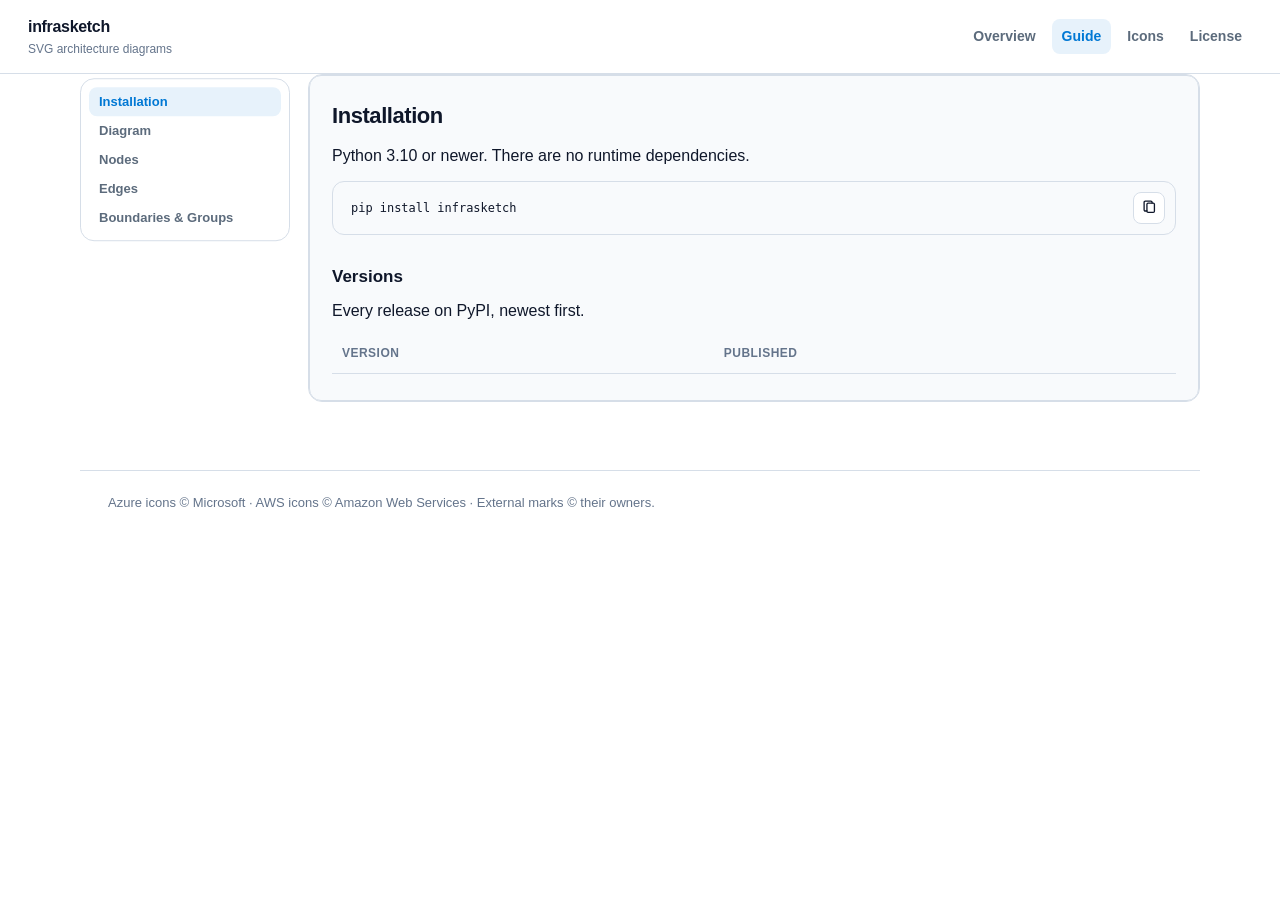
<file: docs/guide.html>
<!DOCTYPE html>
<html lang="en">
<head>
  <meta charset="utf-8">
  <meta name="viewport" content="width=device-width, initial-scale=1">
  <title>Guide · infrasketch</title>
  <meta name="description" content="How to draw Azure and AWS architecture diagrams with infrasketch.">
  <link rel="icon" href="assets/favicon.svg">
  <link rel="stylesheet" href="assets/site.css?v=14">
</head>
<body>
  <header class="top">
    <a class="brand" href="index.html">infrasketch<small>SVG architecture diagrams</small></a>
    <nav class="nav" aria-label="Documentation">
      <a href="index.html">Overview</a>
      <a href="guide.html" aria-current="page">Guide</a>
      <a href="icons.html">Icons</a>
      <a href="license.html">License</a>
    </nav>
  </header>

  <main class="wrap guide">
    <nav class="cats" id="guide-nav" aria-label="Guide sections">
      <button class="cat" type="button" data-section="installation">Installation</button>
      <button class="cat" type="button" data-section="diagram">Diagram</button>
      <button class="cat" type="button" data-section="nodes">Nodes</button>
      <button class="cat" type="button" data-section="edges">Edges</button>
      <button class="cat" type="button" data-section="boundaries">Boundaries &amp; Groups</button>
    </nav>

    <div class="results">
      <section class="panel" id="installation">
        <h2>Installation</h2>
        <p>Python 3.10 or newer. There are no runtime dependencies.</p>
        <pre><code>pip install infrasketch</code></pre>
        <h3>Versions</h3>
        <p>Every release on PyPI, newest first.</p>
        <table>
          <thead><tr><th>Version</th><th>Published</th></tr></thead>
          <tbody id="versions"></tbody>
        </table>
      </section>

      <section class="panel" id="diagram" hidden>
        <h2>Diagram</h2>
        <p>A diagram is a <code>with</code> block. Resources created inside it belong to that diagram, and <code>&gt;&gt;</code> draws the arrow. The SVG is written when the block ends. Groups are context managers too, so the indentation is the architecture. The second argument is the SVG path. Leave it out and the file is named from the title.</p>
        <table>
          <thead><tr><th>Argument</th><th>What it does</th></tr></thead>
          <tbody>
            <tr><td><code>direction="LR"</code></td><td>Left to right. <code>"TB"</code> flows top to bottom.</td></tr>
            <tr><td><code>spacing="regular"</code></td><td>Also <code>"compact"</code> or <code>"relaxed"</code>.</td></tr>
            <tr><td><code>align="top"</code></td><td>Resources in a step share the top. <code>"center"</code> centers them.</td></tr>
            <tr><td><code>subtitle="Production"</code></td><td>A line under the title.</td></tr>
            <tr><td><code>as_of="12 Nov 2026"</code></td><td>Prints “as of” on its own line under the icon credit. A <code>datetime.date</code> is formatted for you.</td></tr>
            <tr><td><code>autosave=False</code></td><td>Keeps the SVG in memory until you call <code>save</code>.</td></tr>
          </tbody>
        </table>
        <pre><code>from datetime import date
from infrasketch import Diagram, Https, Private
from infrasketch.azure import (
    ResourceGroup, VNet, Subnet, PrivateNetwork,
    Users, FrontDoor, StaticWebApp, AppService, Redis, SQLDatabase, KeyVault,
)

with Diagram(
    "Web, API, and Redis",
    "platform.svg",
    subtitle="Production · West Europe",
    as_of=date(2026, 11, 12),
    autosave=False,
) as diagram:
    customers = Users("Customers")
    with ResourceGroup("rg-edge"):
        door = FrontDoor("Entry")
    with ResourceGroup("rg-app"):
        with VNet("vnet-app"):
            with Subnet("snet-web"):
                web = StaticWebApp("Storefront")
            with Subnet("snet-api"):
                api = AppService("Orders API")
            with PrivateNetwork("data"):
                cache = Redis("Sessions")
                database = SQLDatabase("Orders")
                vault = KeyVault("Secrets")

    customers &gt;&gt; Https() &gt;&gt; door &gt;&gt; web &gt;&gt; api
    api &gt;&gt; [cache, database]
    api &gt;&gt; Private("secrets") &gt;&gt; vault

svg = diagram.svg()
diagram.save("platform.svg")</code></pre>
        <p>Leave <code>as_of</code> out and the footer is only the icon credit.</p>
      </section>

      <section class="panel" id="nodes" hidden>
        <h2>Nodes</h2>
        <p>A node is one resource. The icon says which service it is. The label is your name for that piece of the system, and the caption under it is the service name.</p>
        <p>Azure resources live in <code>infrasketch.azure</code>. AWS resources live in <code>infrasketch.aws</code>. Services outside both clouds live in <code>infrasketch.external</code>. The icon browser groups the external marks into source control and DevOps, CDN and edge, containers, observability, security, messaging, databases, data and analytics, and SaaS.</p>
        <pre><code>from infrasketch.azure import AppService
from infrasketch.aws import Lambda
from infrasketch.external import Cloudflare, GitHub

api = AppService("Orders API")
worker = Lambda("Checkout")
repo = GitHub("Orders")
edge = Cloudflare("Primary")</code></pre>
        <p><code>AppService("Orders API")</code> labels the box "Orders API" and captions it "App Service". <code>AppService()</code> uses the service name as the only label. <code>caption=False</code> hides the caption.</p>
        <p>A review needs more than the service name. These fields are optional. Leave them out and the box is unchanged.</p>
        <table>
          <thead><tr><th>Field</th><th>Where it appears</th></tr></thead>
          <tbody>
            <tr><td><code>sku</code></td><td>Second caption, with the region and exposure</td></tr>
            <tr><td><code>region</code></td><td>Second caption</td></tr>
            <tr><td><code>public=True</code></td><td>Prints “Public”. <code>False</code> prints “Private”.</td></tr>
            <tr><td><code>note</code></td><td>Its own line under the caption</td></tr>
            <tr><td><code>href</code></td><td>Makes the icon a link. Only <code>http</code> and <code>https</code> links are accepted.</td></tr>
          </tbody>
        </table>
        <pre><code>api = AppService(
    "Orders API",
    sku="P1v3",
    region="West Europe",
    public=False,
    note="Private endpoint only",
    href="https://learn.microsoft.com/azure/app-service/overview",
)</code></pre>
        <p>See <button type="button" class="file-ref" data-file="examples/azure_decisions.py">examples/azure_decisions.py</button> and <button type="button" class="file-ref" data-file="examples/aws_decisions.py">examples/aws_decisions.py</button>.</p>
        <p>A resource with no icon draws a neutral placeholder. Pass <code>icon</code> a picture file to draw that resource with your own artwork. SVG, PNG, JPEG, GIF, WebP, BMP, and ICO all work. The picture is fitted inside the icon square without cropping or stretching. The same argument replaces the icon of a named resource. Azure and AWS icons stay at their original colors and proportions when you do not pass <code>icon</code>.</p>
        <pre><code>from infrasketch import Node

billing = Node("Billing", icon="billing.png", caption="Own service")
api = AppService("Orders", icon="logo.ico")</code></pre>
        <p>See <button type="button" class="file-ref" data-file="examples/custom_icon.py">examples/custom_icon.py</button>. The <a href="icons.html">icon browser</a> shows the import line for every icon. From a terminal, <code>python -m infrasketch search cosmos</code> prints the same line. A diagram credits only the marks it actually draws.</p>
      </section>

      <section class="panel" id="edges" hidden>
        <h2>Edges</h2>
        <table>
          <thead><tr><th>Code</th><th>Result</th></tr></thead>
          <tbody>
            <tr><td><code>a &gt;&gt; b</code></td><td>Arrow from a to b</td></tr>
            <tr><td><code>a &gt;&gt; [b, c]</code></td><td>Arrow from a to each target</td></tr>
            <tr><td><code>[a, b] &gt;&gt; c</code></td><td>Arrow from each source to c</td></tr>
            <tr><td><code>a &lt;&lt; b</code></td><td>Arrow pointing back at a</td></tr>
            <tr><td><code>a - b</code></td><td>Line with no arrowhead</td></tr>
            <tr><td><code>a &gt;&gt; Edge("SQL", style="dashed") &gt;&gt; b</code></td><td>Labelled connector</td></tr>
            <tr><td><code>a &gt;&gt; Https() &gt;&gt; b</code></td><td>Blue HTTPS</td></tr>
            <tr><td><code>a &gt;&gt; Async("enqueue") &gt;&gt; b</code></td><td>Dashed queue or event</td></tr>
            <tr><td><code>a &gt;&gt; Private() &gt;&gt; b</code></td><td>Dashed Private Link, with no label unless you pass one</td></tr>
            <tr><td><code>a &gt;&gt; Https("Open the store", 1) &gt;&gt; b</code></td><td>Numbered step. The sentence is listed under the drawing</td></tr>
          </tbody>
        </table>
        <p><code>style</code> is <code>"solid"</code>, <code>"dashed"</code>, or <code>"dotted"</code>. <code>color</code> is a hex color such as <code>"#0078D4"</code>. <code>Https</code>, <code>Async</code>, and <code>Private</code> take the same label, number, color, and style as <code>Edge</code>. Hovering a resource fades the other resources and the arrows that do not touch it.</p>
        <p>The step number is a positive integer. The circle is drawn on the line, and the sentence appears once in the legend. The number in the legend jumps to that circle. Repeating the same number and sentence does not add a second row.</p>
        <pre><code>door &gt;&gt; Https("Front Door calls the API", 2) &gt;&gt; api</code></pre>
      </section>

      <section class="panel" id="boundaries" hidden>
        <h2>Boundaries &amp; Groups</h2>
        <p>Import Azure boundaries from <code>infrasketch.azure</code> and AWS boundaries from <code>infrasketch.aws</code>. Boundaries that belong to neither cloud, and the plain <code>Group</code>, come from <code>infrasketch</code>. A group takes <code>sku</code>, <code>region</code>, <code>public</code>, and <code>note</code> on the title band. Groups do not take a link.</p>
        <h3>Azure</h3>
        <table>
          <thead><tr><th>Group</th><th>Use it for</th></tr></thead>
          <tbody>
            <tr><td><code>Subscription("sub")</code></td><td>A subscription</td></tr>
            <tr><td><code>ResourceGroup("rg-app")</code></td><td>A resource group</td></tr>
            <tr><td><code>Region("West Europe")</code></td><td>A region</td></tr>
            <tr><td><code>VNet("vnet-app")</code></td><td>A virtual network</td></tr>
            <tr><td><code>Subnet("snet-api")</code></td><td>A subnet</td></tr>
            <tr><td><code>PrivateNetwork("data")</code></td><td>Private endpoints or Private Link</td></tr>
          </tbody>
        </table>
        <h3>AWS</h3>
        <table>
          <thead><tr><th>Group</th><th>Use it for</th></tr></thead>
          <tbody>
            <tr><td><code>AWSCloud("aws")</code></td><td>The AWS cloud</td></tr>
            <tr><td><code>Account("prod")</code></td><td>An account</td></tr>
            <tr><td><code>Region("eu-west-1")</code></td><td>A region</td></tr>
            <tr><td><code>VPC("vpc-app")</code></td><td>A virtual private cloud</td></tr>
            <tr><td><code>PublicSubnet("public")</code></td><td>A public subnet</td></tr>
            <tr><td><code>PrivateSubnet("private")</code></td><td>A private subnet</td></tr>
            <tr><td><code>AutoScaling("workers")</code></td><td>An Auto Scaling group</td></tr>
          </tbody>
        </table>
        <h3>Neither cloud</h3>
        <p><code>Group</code> draws a white box with no eyebrow and no icon. The named boundaries below add a title band. <code>Cluster</code> carries the Kubernetes mark.</p>
        <table>
          <thead><tr><th>Group</th><th>Use it for</th></tr></thead>
          <tbody>
            <tr><td><code>OnPremises("office")</code></td><td>A datacenter or office</td></tr>
            <tr><td><code>Zone("dc1")</code></td><td>An availability zone</td></tr>
            <tr><td><code>Network("lan")</code></td><td>A network that is neither a virtual network nor a VPC</td></tr>
            <tr><td><code>DMZ("edge")</code></td><td>A public edge in front of a private network</td></tr>
            <tr><td><code>Cluster("shop")</code></td><td>A Kubernetes cluster</td></tr>
            <tr><td><code>Namespace("orders")</code></td><td>A namespace inside a cluster</td></tr>
            <tr><td><code>Group("Observability")</code></td><td>Any other box</td></tr>
          </tbody>
        </table>
        <pre><code>from infrasketch import Cluster, DMZ, Diagram, Https, Namespace, Network, OnPremises, Private, Zone
from infrasketch.external import Cloudflare, Kubernetes, PostgreSQL, Prometheus

with Diagram("Shop platform", "external-boundaries.svg", subtitle="A public edge, a cluster, and the office"):
    with DMZ("Public edge"):
        edge = Cloudflare("Storefront")
    with OnPremises("Prague office"):
        with Zone("dc1"):
            with Network("lan", direction="TB"):
                with Cluster("shop", direction="LR"):
                    with Namespace("orders"):
                        api = Kubernetes("API")
                    with Namespace("data"):
                        database = PostgreSQL("Orders")
                metrics = Prometheus("Metrics")
    edge &gt;&gt; Https("Customers reach the API", 1) &gt;&gt; api
    api &gt;&gt; Private("The API reads orders", 2) &gt;&gt; database
    api &gt;&gt; Private() &gt;&gt; metrics</code></pre>
        <p>See <button type="button" class="file-ref" data-file="examples/external_boundaries.py">examples/external_boundaries.py</button>.</p>
        <p>Every boundary starts open, and its title is a button. Click the title, or focus it and press Enter or Space, to close the box, and do the same again to open it. A keyboard focus draws a ring on the box. This is the same for a resource group, a virtual network, a subnet, a VPC, and the other boundaries.</p>
        <p><code>folded=True</code> starts that box closed. The resources stay in the model, the box shows how many there are, and a connector from outside lands on the box. <code>foldable=False</code> leaves a boundary fixed. Open the SVG in a browser; an image preview does not run the click. Lines that start and end inside a closed box are not drawn. If a diagram has too many boundaries to open and close, set <code>foldable=False</code> on the ones that should stay fixed.</p>
        <pre><code>from infrasketch import Diagram, Private
from infrasketch.azure import AppService, Monitor, ResourceGroup, Subnet, VNet

with Diagram("Orders", "orders.svg"):
    with ResourceGroup("rg-app"):
        with VNet("vnet-app", folded=True):
            with Subnet("snet-api"):
                api = AppService("Orders API")
    with ResourceGroup("rg-observe"):
        alerts = Monitor("Alerts")

    api &gt;&gt; Private("The API reports failures") &gt;&gt; alerts</code></pre>
        <p>See <button type="button" class="file-ref" data-file="examples/azure_folded.py">examples/azure_folded.py</button>.</p>
        <p>Inside a boundary, connected resources flow in the diagram direction. Resources at the same step stack. <code>arrange="row"</code> forces a single row, <code>arrange="column"</code> a single column, and <code>arrange="grid"</code> with <code>columns=3</code> a grid. A short last row is centered under the rows above it. <code>direction</code> and <code>align</code> on a group override the diagram for that box.</p>
        <pre><code>with ResourceGroup("rg-shared", arrange="grid", columns=3):
    vault = KeyVault("Keys")
    files = StorageAccount("Files")
    health = Monitor("Health")
    logs = LogAnalytics("Logs")
    traces = ApplicationInsights("Traces")</code></pre>
        <p>Five resources fill two rows. Logs and Traces sit in the centered row. See <button type="button" class="file-ref" data-file="examples/azure_grid.py">examples/azure_grid.py</button>.</p>
      </section>
    </div>
  </main>

  <footer class="site-footer wrap">
    Azure icons © Microsoft · AWS icons © Amazon Web Services · External marks © their owners.
  </footer>
  <dialog class="code-pop" id="code-pop" aria-labelledby="code-pop-name">
    <div class="code-pop-head">
      <p class="code-pop-name" id="code-pop-name"></p>
      <button type="button" class="code-copy" id="code-pop-copy" aria-label="Copy code" title="Copy code">
        <svg class="icon-copy" viewBox="0 0 16 16" width="15" height="15" aria-hidden="true"><rect x="5.25" y="3.25" width="8" height="10" rx="1.25" fill="none" stroke="currentColor" stroke-width="1.4"/><path d="M10.75 3.25V2.5A1.25 1.25 0 0 0 9.5 1.25h-6A1.25 1.25 0 0 0 2.25 2.5v8A1.25 1.25 0 0 0 3.5 11.75H5.25" fill="none" stroke="currentColor" stroke-width="1.4" stroke-linecap="round"/></svg>
        <svg class="icon-check" viewBox="0 0 16 16" width="15" height="15" aria-hidden="true"><path d="M3.5 8.5 6.5 11.5 12.5 4.5" fill="none" stroke="currentColor" stroke-width="1.6" stroke-linecap="round" stroke-linejoin="round"/></svg>
      </button>
    </div>
    <pre><code id="code-pop-code"></code></pre>
  </dialog>
  <script>
    const buttons = [...document.querySelectorAll("#guide-nav .cat")];
    const panels = [...document.querySelectorAll(".guide .panel")];
    const aliases = {
      install: "installation",
      azure: "nodes",
      aws: "nodes",
      external: "nodes",
      connectors: "edges",
      decisions: "nodes",
      folded: "boundaries",
      names: "nodes",
    };

    function show(id) {
      const requested = aliases[id] || id;
      const known = panels.some((panel) => panel.id === requested);
      const section = known ? requested : "installation";
      for (const panel of panels) panel.hidden = panel.id !== section;
      for (const button of buttons) {
        button.setAttribute("aria-pressed", String(button.dataset.section === section));
      }
      const url = section === "installation" ? "guide.html" : `guide.html?section=${section}`;
      history.replaceState(null, "", url);
    }

    for (const button of buttons) {
      button.addEventListener("click", () => show(button.dataset.section));
    }
    show(new URLSearchParams(location.search).get("section") || "installation");

    const pop = document.querySelector("#code-pop");
    const popName = document.querySelector("#code-pop-name");
    const popCode = document.querySelector("#code-pop-code");
    const popCopy = document.querySelector("#code-pop-copy");
    const sources = new Map();
    const keywords = new Set("False None True and as assert async await break class continue def del elif else except finally for from global if import in is lambda nonlocal not or pass raise return try while with yield".split(" "));

    function escapeHtml(text) {
      return text.replace(/&/g, "&amp;").replace(/</g, "&lt;").replace(/>/g, "&gt;");
    }

    function highlightPython(source) {
      const stringPattern = /^(?:[rRuUbBfF]{1,2})?(?:'''[\s\S]*?'''|"""[\s\S]*?"""|'(?:\\.|[^'\\\n])*'|"(?:\\.|[^"\\\n])*")/;
      let html = "";
      let index = 0;
      while (index < source.length) {
        const rest = source.slice(index);
        if (source[index] === "#") {
          const end = source.indexOf("\n", index);
          const stop = end === -1 ? source.length : end;
          html += `<span class="py-comment">${escapeHtml(source.slice(index, stop))}</span>`;
          index = stop;
          continue;
        }
        const stringMatch = rest.match(stringPattern);
        if (stringMatch) {
          html += `<span class="py-string">${escapeHtml(stringMatch[0])}</span>`;
          index += stringMatch[0].length;
          continue;
        }
        const name = rest.match(/^[A-Za-z_][A-Za-z0-9_]*/);
        if (name) {
          const token = name[0];
          const after = source.slice(index + token.length);
          const kind = keywords.has(token) ? "keyword" : /^\s*\(/.test(after) ? "call" : "";
          html += kind ? `<span class="py-${kind}">${escapeHtml(token)}</span>` : escapeHtml(token);
          index += token.length;
          continue;
        }
        const number = rest.match(/^\d+(?:\.\d+)?/);
        if (number) {
          html += `<span class="py-number">${number[0]}</span>`;
          index += number[0].length;
          continue;
        }
        html += escapeHtml(source[index]);
        index += 1;
      }
      return html;
    }

    async function loadSource(path) {
      if (sources.has(path)) return sources.get(path);
      const urls = [new URL(path, location.href), new URL(`../${path}`, location.href)];
      for (const url of urls) {
        const response = await fetch(url);
        if (!response.ok) continue;
        const text = await response.text();
        sources.set(path, text);
        return text;
      }
      throw new Error(path);
    }

    function resetCopy() {
      popCopy.classList.remove("is-copied");
      popCopy.setAttribute("aria-label", "Copy code");
      popCopy.title = "Copy code";
    }

    async function openSource(path) {
      popName.textContent = path;
      popCode.textContent = "Loading…";
      popCopy.disabled = true;
      resetCopy();
      pop.dataset.source = "";
      if (!pop.open) pop.showModal();
      try {
        const text = await loadSource(path);
        pop.dataset.source = text;
        popCode.innerHTML = highlightPython(text.replace(/\s+$/, ""));
        popCopy.disabled = false;
      } catch {
        popCode.textContent = `Could not load ${path}.`;
      }
    }

    const copyMarkup = `<svg class="icon-copy" viewBox="0 0 16 16" width="15" height="15" aria-hidden="true"><rect x="5.25" y="3.25" width="8" height="10" rx="1.25" fill="none" stroke="currentColor" stroke-width="1.4"/><path d="M10.75 3.25V2.5A1.25 1.25 0 0 0 9.5 1.25h-6A1.25 1.25 0 0 0 2.25 2.5v8A1.25 1.25 0 0 0 3.5 11.75H5.25" fill="none" stroke="currentColor" stroke-width="1.4" stroke-linecap="round"/></svg><svg class="icon-check" viewBox="0 0 16 16" width="15" height="15" aria-hidden="true"><path d="M3.5 8.5 6.5 11.5 12.5 4.5" fill="none" stroke="currentColor" stroke-width="1.6" stroke-linecap="round" stroke-linejoin="round"/></svg>`;

    for (const code of document.querySelectorAll(".guide table td:first-child code")) {
      if (code.closest("#versions")) continue;
      code.innerHTML = highlightPython(code.textContent);
    }

    for (const code of document.querySelectorAll(".guide pre code")) {
      const text = code.textContent.replace(/^\n/, "").replace(/\s+$/, "");
      if (!text.startsWith("pip ")) code.innerHTML = highlightPython(text);
      const button = document.createElement("button");
      button.type = "button";
      button.className = "code-copy";
      button.setAttribute("aria-label", "Copy code");
      button.title = "Copy code";
      button.innerHTML = copyMarkup;
      code.parentElement.append(button);
      button.addEventListener("click", async () => {
        try {
          await navigator.clipboard.writeText(text);
        } catch {
          return;
        }
        button.classList.add("is-copied");
        button.setAttribute("aria-label", "Copied");
        button.title = "Copied";
        setTimeout(() => {
          button.classList.remove("is-copied");
          button.setAttribute("aria-label", "Copy code");
          button.title = "Copy code";
        }, 1200);
      });
    }

    for (const ref of document.querySelectorAll(".file-ref")) {
      ref.addEventListener("click", () => openSource(ref.dataset.file));
    }
    pop.addEventListener("click", (event) => {
      if (event.target === pop) pop.close();
    });
    pop.addEventListener("close", resetCopy);
    popCopy.addEventListener("click", async () => {
      const text = pop.dataset.source;
      if (!text) return;
      try {
        await navigator.clipboard.writeText(text);
      } catch {
        return;
      }
      popCopy.classList.add("is-copied");
      popCopy.setAttribute("aria-label", "Copied");
      popCopy.title = "Copied";
    });
  </script>
</body>
</html>
</file>
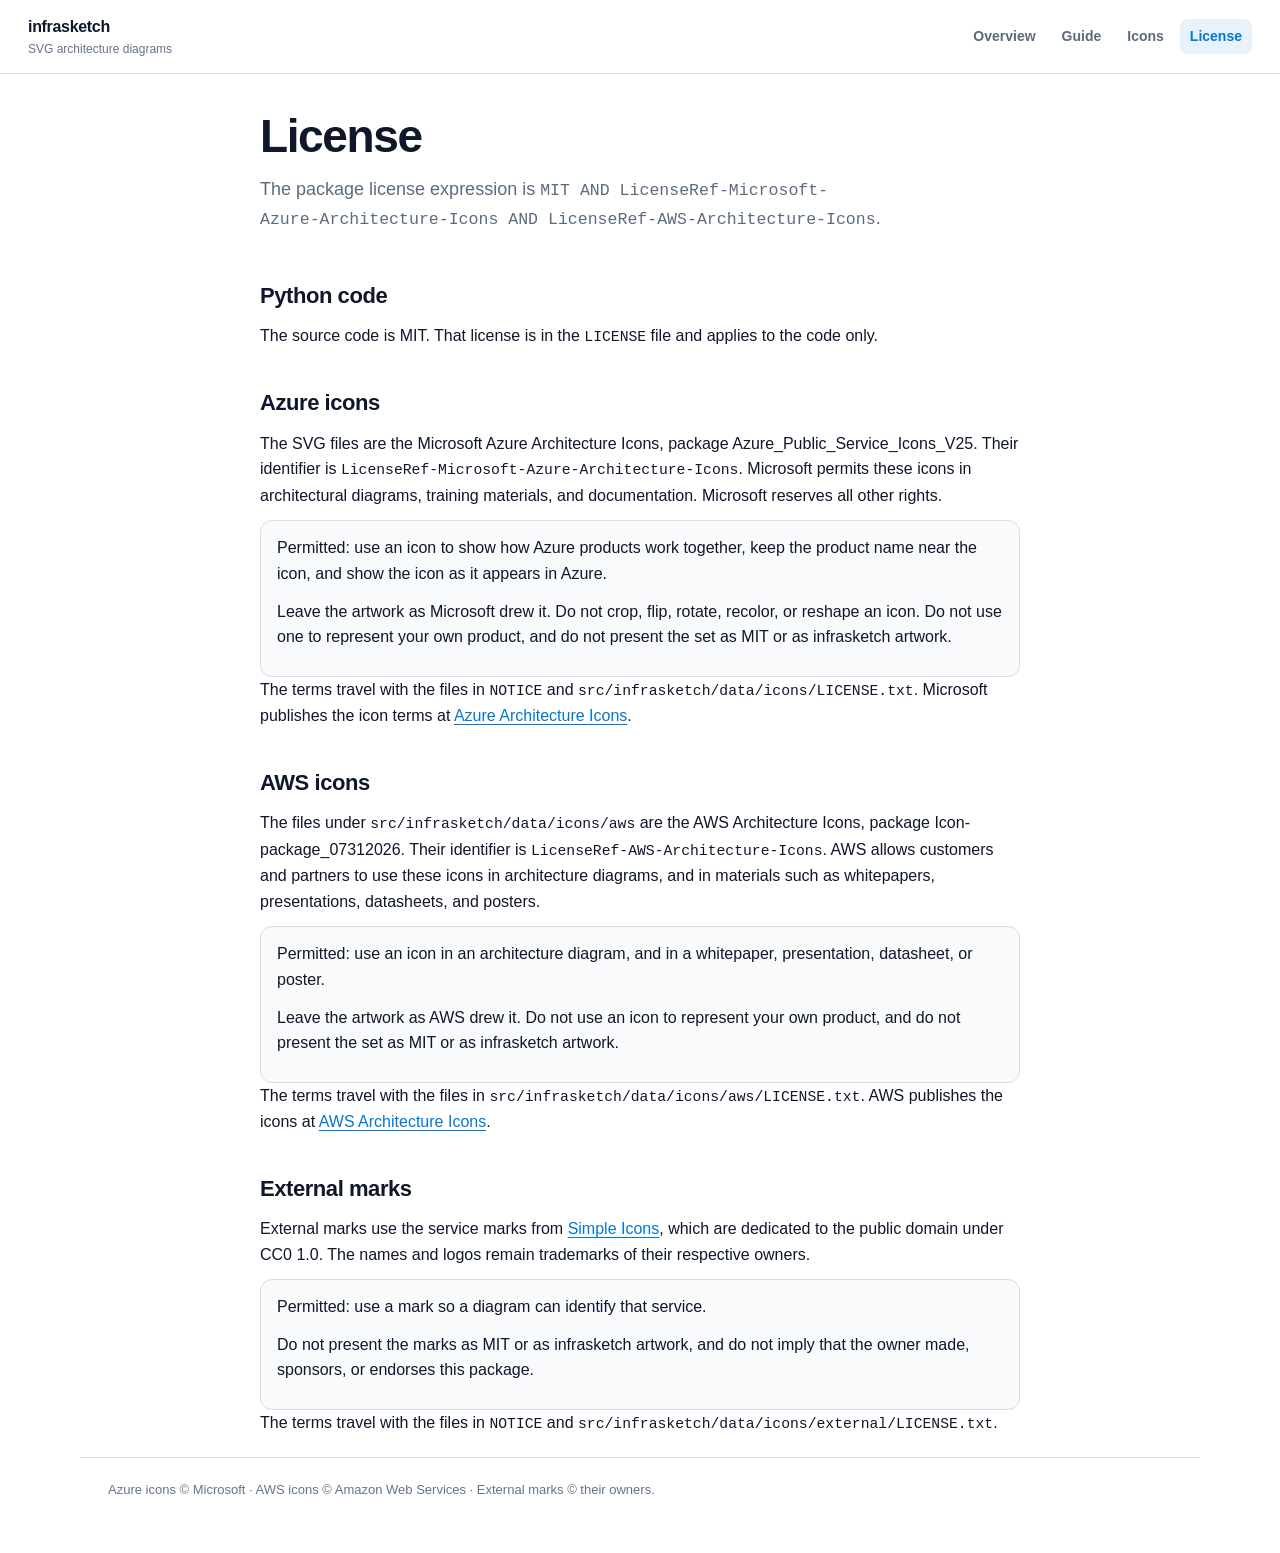
<file: docs/license.html>
<!DOCTYPE html>
<html lang="en">
<head>
  <meta charset="utf-8">
  <meta name="viewport" content="width=device-width, initial-scale=1">
  <title>License · infrasketch</title>
  <meta name="description" content="infrasketch source code is MIT. Azure icons stay under Microsoft's terms, AWS icons stay under Amazon's terms, and external marks stay with their owners.">
  <link rel="icon" href="assets/favicon.svg">
  <link rel="stylesheet" href="assets/site.css?v=4">
</head>
<body>
  <header class="top">
    <a class="brand" href="index.html">infrasketch<small>SVG architecture diagrams</small></a>
    <nav class="nav" aria-label="Documentation">
      <a href="index.html">Overview</a>
      <a href="guide.html">Guide</a>
      <a href="icons.html">Icons</a>
      <a href="license.html" aria-current="page">License</a>
    </nav>
  </header>

  <main class="narrow">
    <div class="page-title">
      <h1>License</h1>
      <p class="lede">The package license expression is <code>MIT AND LicenseRef-Microsoft-Azure-Architecture-Icons AND LicenseRef-AWS-Architecture-Icons</code>.</p>
    </div>

    <h2>Python code</h2>
    <p>The source code is MIT. That license is in the <code>LICENSE</code> file and applies to the code only.</p>

    <h2>Azure icons</h2>
    <p>The SVG files are the Microsoft Azure Architecture Icons, package Azure_Public_Service_Icons_V25. Their identifier is <code>LicenseRef-Microsoft-Azure-Architecture-Icons</code>. Microsoft permits these icons in architectural diagrams, training materials, and documentation. Microsoft reserves all other rights.</p>
    <div class="panel">
      <p>Permitted: use an icon to show how Azure products work together, keep the product name near the icon, and show the icon as it appears in Azure.</p>
      <p>Leave the artwork as Microsoft drew it. Do not crop, flip, rotate, recolor, or reshape an icon. Do not use one to represent your own product, and do not present the set as MIT or as infrasketch artwork.</p>
    </div>
    <p>The terms travel with the files in <code>NOTICE</code> and <code>src/infrasketch/data/icons/LICENSE.txt</code>. Microsoft publishes the icon terms at <a href="https://learn.microsoft.com/azure/architecture/icons/">Azure Architecture Icons</a>.</p>

    <h2>AWS icons</h2>
    <p>The files under <code>src/infrasketch/data/icons/aws</code> are the AWS Architecture Icons, package Icon-package_07312026. Their identifier is <code>LicenseRef-AWS-Architecture-Icons</code>. AWS allows customers and partners to use these icons in architecture diagrams, and in materials such as whitepapers, presentations, datasheets, and posters.</p>
    <div class="panel">
      <p>Permitted: use an icon in an architecture diagram, and in a whitepaper, presentation, datasheet, or poster.</p>
      <p>Leave the artwork as AWS drew it. Do not use an icon to represent your own product, and do not present the set as MIT or as infrasketch artwork.</p>
    </div>
    <p>The terms travel with the files in <code>src/infrasketch/data/icons/aws/LICENSE.txt</code>. AWS publishes the icons at <a href="https://aws.amazon.com/architecture/icons/">AWS Architecture Icons</a>.</p>

    <h2>External marks</h2>
    <p>External marks use the service marks from <a href="https://simpleicons.org/">Simple Icons</a>, which are dedicated to the public domain under CC0 1.0. The names and logos remain trademarks of their respective owners.</p>
    <div class="panel">
      <p>Permitted: use a mark so a diagram can identify that service.</p>
      <p>Do not present the marks as MIT or as infrasketch artwork, and do not imply that the owner made, sponsors, or endorses this package.</p>
    </div>
    <p>The terms travel with the files in <code>NOTICE</code> and <code>src/infrasketch/data/icons/external/LICENSE.txt</code>.</p>
  </main>

  <footer class="site-footer wrap">
    Azure icons © Microsoft · AWS icons © Amazon Web Services · External marks © their owners.
  </footer>
</body>
</html>
</file>
<file: docs/assets/site.css>
:root {
  --ink: #0f172a;
  --muted: #64748b;
  --edge: #5c6b7c;
  --line: #d6dee8;
  --canvas: #ffffff;
  --wash: #f8fafc;
  --accent: #0078d4;
  --accent-soft: #e7f2fb;
  --ok: #107c41;
  --shadow: 0 1px 2px rgba(15, 23, 42, 0.04), 0 12px 32px rgba(15, 23, 42, 0.06);
  --font: "Segoe UI", Inter, "Helvetica Neue", Arial, sans-serif;
  --mono: ui-monospace, "SFMono-Regular", Menlo, Consolas, monospace;
  --radius: 14px;
}

* { box-sizing: border-box; }

html { scroll-behavior: smooth; }

body {
  margin: 0;
  color: var(--ink);
  background: var(--canvas);
  font-family: var(--font);
  font-size: 16px;
  line-height: 1.6;
}

a { color: var(--accent); text-decoration-thickness: 1px; text-underline-offset: 3px; }
a:hover { text-decoration-thickness: 2px; }

img, svg { max-width: 100%; }

.top {
  position: sticky;
  top: 0;
  z-index: 5;
  display: flex;
  align-items: center;
  justify-content: space-between;
  gap: 24px;
  padding: 14px 28px;
  background: rgba(255, 255, 255, 0.92);
  border-bottom: 1px solid var(--line);
  backdrop-filter: blur(10px);
}

.brand {
  color: var(--ink);
  font-weight: 650;
  letter-spacing: -0.02em;
  text-decoration: none;
}

.brand small {
  display: block;
  color: var(--muted);
  font-size: 12px;
  font-weight: 500;
  letter-spacing: 0;
}

.nav { display: flex; gap: 6px; }

.nav a {
  color: var(--edge);
  padding: 6px 10px;
  border-radius: 8px;
  text-decoration: none;
  font-size: 14px;
  font-weight: 600;
}

.nav a:hover { background: var(--wash); color: var(--ink); }
.nav a[aria-current="page"] { background: var(--accent-soft); color: var(--accent); }

.wrap { width: min(1120px, calc(100% - 40px)); margin: 0 auto; }
.narrow { width: min(760px, calc(100% - 40px)); margin: 0 auto; }

.hero { padding: 56px 0 20px; }
.hero h1, .page-title h1 {
  margin: 0 0 12px;
  font-size: clamp(32px, 4vw, 46px);
  line-height: 1.15;
  letter-spacing: -0.03em;
}
.lede { margin: 0; max-width: 62ch; color: var(--edge); font-size: 18px; }

.actions { display: flex; flex-wrap: wrap; gap: 10px; margin-top: 22px; }

.cloud-switch { margin: 28px 0 18px; }
.cloud-switch .providers { width: max-content; }

.button, button.button {
  display: inline-flex;
  align-items: center;
  justify-content: center;
  min-height: 40px;
  padding: 0 14px;
  border: 1px solid transparent;
  border-radius: 10px;
  background: var(--accent);
  color: white;
  font: 600 14px var(--font);
  text-decoration: none;
  cursor: pointer;
}

.button.secondary {
  background: white;
  color: var(--ink);
  border-color: var(--line);
}

.button:hover { filter: brightness(0.97); }
.button:focus-visible, button:focus-visible, input:focus-visible, a:focus-visible {
  outline: 2px solid var(--accent);
  outline-offset: 2px;
}

h2 { margin: 36px 0 10px; font-size: 22px; letter-spacing: -0.02em; }
h3 { margin: 28px 0 8px; font-size: 17px; }

p { margin: 0 0 12px; }

pre {
  margin: 0 0 16px;
  padding: 16px 18px;
  overflow: auto;
  border: 1px solid var(--line);
  border-radius: 12px;
  background: var(--wash);
  color: var(--ink);
  font-family: var(--mono);
  font-size: 13px;
  line-height: 1.55;
}

code { font-family: var(--mono); font-size: 0.92em; }
.guide pre {
  position: relative;
  padding-right: 52px;
}

table { width: 100%; border-collapse: collapse; margin: 0 0 18px; font-size: 15px; }
th, td { padding: 9px 10px; border-bottom: 1px solid var(--line); text-align: left; vertical-align: top; }
th { color: var(--muted); font-size: 12px; font-weight: 650; letter-spacing: 0.04em; text-transform: uppercase; }

.figure {
  margin: 28px 0;
  perspective: 1200px;
}

.flip {
  position: relative;
  border: 1px solid var(--line);
  border-radius: var(--radius);
  background: white;
  box-shadow: var(--shadow);
  transform: rotateY(0deg);
  transform-style: preserve-3d;
  transition: transform 0.45s ease;
}

.face {
  -webkit-backface-visibility: hidden;
  backface-visibility: hidden;
}

.front { padding: 16px; }

.figure img { display: block; width: 100%; height: auto; }
.figure .caption { margin: 10px 0 0; color: var(--muted); font-size: 13px; }

.back {
  position: absolute;
  inset: 0;
  display: flex;
  flex-direction: column;
  transform: rotateY(180deg);
  overflow: hidden;
  border-radius: inherit;
  background: var(--wash);
  pointer-events: none;
}

.back pre {
  flex: 1;
  min-height: 0;
  margin: 0;
  padding: 16px 46px 16px 16px;
  overflow: hidden;
  border: 0;
  border-radius: 0;
  background: transparent;
  white-space: pre-wrap;
  overflow-wrap: anywhere;
  font-size: calc(12px * 0.7);
  line-height: 1.5;
}

.back .py-keyword, .code-pop .py-keyword, .guide .py-keyword { color: #6d28d9; }
.back .py-string, .code-pop .py-string, .guide .py-string { color: #107c41; }
.back .py-comment, .code-pop .py-comment, .guide .py-comment { color: #64748b; }
.back .py-number, .code-pop .py-number, .guide .py-number { color: #c2410c; }
.back .py-call, .code-pop .py-call, .guide .py-call { color: #0078d4; }

.code-copy {
  position: absolute;
  top: 10px;
  right: 10px;
  z-index: 1;
  display: grid;
  place-items: center;
  width: 32px;
  height: 32px;
  padding: 0;
  border: 1px solid var(--line);
  border-radius: 8px;
  background: white;
  color: var(--ink);
  cursor: pointer;
}

.code-copy:hover { background: var(--accent-soft); color: var(--accent); }
.code-copy.is-copied { color: var(--ok); }
.code-copy svg { display: block; }
.code-copy .icon-check,
.code-copy.is-copied .icon-copy { display: none; }
.code-copy.is-copied .icon-check { display: block; }
.code-copy:disabled { opacity: 0.45; cursor: default; }

.file-ref {
  padding: 0;
  border: 0;
  background: none;
  color: var(--accent);
  font: inherit;
  font-family: var(--mono);
  font-size: 0.92em;
  text-decoration: underline;
  text-decoration-thickness: 1px;
  text-underline-offset: 3px;
  cursor: pointer;
}

.file-ref:hover { text-decoration-thickness: 2px; }

.code-pop {
  width: min(760px, calc(100vw - 32px));
  max-height: min(80vh, 720px);
  margin: auto;
  padding: 16px;
  border: 1px solid var(--line);
  border-radius: 16px;
  background: white;
  color: var(--ink);
  box-shadow: 0 24px 64px rgba(15, 23, 42, 0.18);
}

.code-pop::backdrop { background: rgba(15, 23, 42, 0.42); }

.code-pop-head {
  display: flex;
  align-items: center;
  justify-content: space-between;
  gap: 12px;
  margin-bottom: 12px;
}

.code-pop-name {
  margin: 0;
  font-family: var(--mono);
  font-size: 13px;
  font-weight: 650;
}

.code-pop .code-copy { position: static; flex: none; }

.code-pop pre {
  max-height: min(64vh, 580px);
  margin: 0;
}

@media (hover: hover) {
  .figure:hover .flip { transform: rotateY(180deg); }
  .figure:hover .back { pointer-events: auto; }
}

.figure:focus-within .flip,
.figure.is-flipped .flip { transform: rotateY(180deg); }

.figure:focus-within .back,
.figure.is-flipped .back { pointer-events: auto; }

@media (prefers-reduced-motion: reduce) {
  .flip { transition: none; }
}

.gallery {
  display: grid;
  grid-template-columns: 1fr 1fr;
  gap: 14px;
  margin: 14px 0 16px;
}

.gallery:not(.is-open) figure:nth-child(n + 3) { display: none; }

.show-more {
  display: inline-block;
  margin: 0 0 28px;
  padding: 0;
  border: 0;
  background: none;
  color: var(--accent);
  font: inherit;
  text-decoration: underline;
  text-decoration-thickness: 1px;
  text-underline-offset: 3px;
  cursor: pointer;
}

.note, .panel {
  padding: 14px 16px;
  border: 1px solid var(--line);
  border-radius: 12px;
  background: var(--wash);
}

.page-title { padding: 36px 0 8px; }

.browser, .guide {
  display: grid;
  grid-template-columns: 210px minmax(0, 1fr) 300px;
  gap: 18px;
  align-items: start;
  padding-bottom: 48px;
}

.browser { grid-template-columns: 260px minmax(0, 1fr) 300px; }

.guide { grid-template-columns: 210px minmax(0, 1fr); }

.guide .panel { padding: 6px 22px 8px; }
.guide .panel h2:first-child { margin-top: 16px; }

.cats, .detail, .results {
  border: 1px solid var(--line);
  border-radius: var(--radius);
  background: white;
}

.cats { position: sticky; top: 78px; max-height: calc(100vh - 96px); overflow: auto; padding: 8px; }
.detail { position: sticky; top: 78px; padding: 16px; }

.cat {
  display: flex;
  width: 100%;
  justify-content: space-between;
  gap: 8px;
  padding: 7px 10px;
  border: 0;
  border-radius: 8px;
  background: transparent;
  color: var(--edge);
  font: 600 13px var(--font);
  text-align: left;
  cursor: pointer;
}

.cat span { color: var(--muted); font-weight: 550; }
.cat[aria-pressed="true"] { background: var(--accent-soft); color: var(--accent); }
.cat[aria-pressed="true"] span { color: var(--accent); }

.toolbar {
  display: grid;
  grid-template-columns: max-content minmax(0, 1fr);
  align-items: center;
  gap: 12px;
  margin: 4px 0 16px;
}
.providers {
  display: grid;
  grid-auto-flow: column;
  grid-auto-columns: 1fr;
  gap: 4px;
  height: 42px;
  padding: 4px;
  border: 1px solid var(--line);
  border-radius: 12px;
  background: var(--wash);
}
.provider {
  appearance: none;
  margin: 0;
  min-width: 96px;
  padding: 0 18px;
  border: 0;
  border-radius: 8px;
  background: transparent;
  color: var(--edge);
  font: 650 14px var(--font);
  white-space: nowrap;
  cursor: pointer;
}
.provider[aria-pressed="true"] {
  background: white;
  color: var(--ink);
  box-shadow: 0 1px 2px rgba(15, 23, 42, 0.06), 0 0 0 1px var(--line);
}
.toolbar input {
  width: 100%;
  min-height: 42px;
  padding: 0 12px;
  border: 1px solid var(--line);
  border-radius: 10px;
  color: var(--ink);
  font: 15px var(--font);
}

.count { margin: 0 0 10px; color: var(--muted); font-size: 13px; }

.grid {
  display: grid;
  grid-template-columns: repeat(auto-fill, minmax(148px, 1fr));
  gap: 10px;
}

.card {
  display: flex;
  flex-direction: column;
  align-items: center;
  gap: 8px;
  min-height: 132px;
  padding: 14px 8px 12px;
  border: 1px solid var(--line);
  border-radius: 12px;
  background: white;
  color: var(--ink);
  font: inherit;
  cursor: pointer;
}

.card img {
  width: 48px;
  height: 48px;
  object-fit: contain;
}

.card .service { font-size: 13px; font-weight: 650; text-align: center; line-height: 1.3; }
.card .klass { color: var(--muted); font-family: var(--mono); font-size: 11px; text-align: center; word-break: break-word; }
.card[aria-pressed="true"] { border-color: var(--accent); box-shadow: inset 0 0 0 1px var(--accent); }

.detail .preview {
  display: grid;
  place-items: center;
  height: 112px;
  margin-bottom: 12px;
  border-radius: 12px;
  background: var(--wash);
}

.detail .preview img { width: 72px; height: 72px; object-fit: contain; }
.detail h2 { margin: 0 0 4px; font-size: 18px; }
.detail .muted, .muted { color: var(--muted); }
.aliases { display: flex; flex-wrap: wrap; gap: 6px; margin: 10px 0; }
.alias {
  padding: 2px 8px;
  border-radius: 999px;
  background: var(--accent-soft);
  color: var(--accent);
  font-family: var(--mono);
  font-size: 12px;
}

.import {
  display: flex;
  align-items: center;
  justify-content: space-between;
  gap: 8px;
  margin-top: 8px;
  padding: 8px;
  border-radius: 10px;
  background: var(--wash);
}

.import code { font-size: 12px; word-break: break-word; }

.copy {
  flex: none;
  min-height: 32px;
  padding: 0 10px;
  border: 1px solid var(--line);
  border-radius: 8px;
  background: white;
  color: var(--ink);
  font: 600 12px var(--font);
  cursor: pointer;
}

.empty { padding: 28px 8px; color: var(--muted); text-align: center; }

.site-footer {
  margin-top: 20px;
  padding: 22px 28px 32px;
  border-top: 1px solid var(--line);
  color: var(--muted);
  font-size: 13px;
}

ul { margin: 0 0 14px; padding-left: 18px; }
li { margin: 4px 0; }

@media (max-width: 980px) {
  .toolbar { grid-template-columns: 1fr; }
  .providers, .cloud-switch .providers { width: 100%; }
  .browser, .guide { grid-template-columns: 1fr; }
  .cats, .detail { position: static; max-height: none; }
  .cats { display: flex; gap: 6px; overflow-x: auto; }
  .cat { width: auto; white-space: nowrap; }
  .gallery { grid-template-columns: 1fr; }
  .top { padding-inline: 16px; }
  .detail:not(.is-open) { display: none; }
  .detail.is-open {
    position: sticky;
    bottom: 12px;
    z-index: 4;
    box-shadow: var(--shadow);
  }
}
</file>
